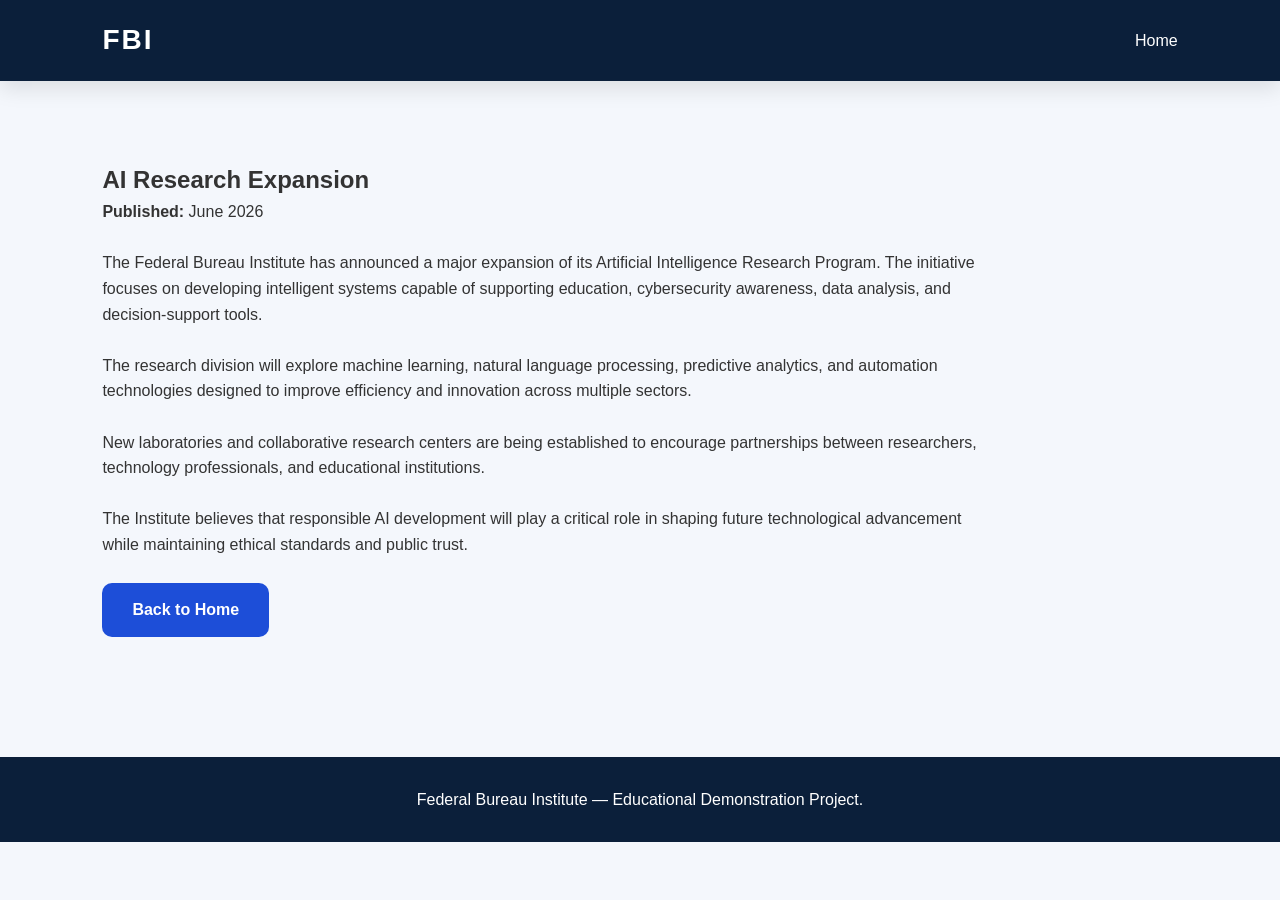
<file: ai-research.html>
<!DOCTYPE html>
<html lang="en">
<head>
<meta charset="UTF-8">
<meta name="viewport" content="width=device-width, initial-scale=1.0">
<title>AI Research Expansion | Federal Bureau Institute</title>
<link rel="stylesheet" href="style.css">
</head>
<body>

<header class="header">
<div class="logo">FBI</div>
<nav class="navbar">
<a href="index.html">Home</a>
</nav>
</header>

<section class="section">

<h1>AI Research Expansion</h1>

<p><strong>Published:</strong> June 2026</p>

<br>

<p>
The Federal Bureau Institute has announced a major expansion of its
Artificial Intelligence Research Program. The initiative focuses on
developing intelligent systems capable of supporting education,
cybersecurity awareness, data analysis, and decision-support tools.
</p>

<br>

<p>
The research division will explore machine learning, natural language
processing, predictive analytics, and automation technologies designed
to improve efficiency and innovation across multiple sectors.
</p>

<br>

<p>
New laboratories and collaborative research centers are being
established to encourage partnerships between researchers,
technology professionals, and educational institutions.
</p>

<br>

<p>
The Institute believes that responsible AI development will play a
critical role in shaping future technological advancement while
maintaining ethical standards and public trust.
</p>

<br>

<a href="index.html" class="btn">Back to Home</a>

</section>

<footer>
<p>
Federal Bureau Institute — Educational Demonstration Project.
</p>
</footer>

</body>
</html>
</file>
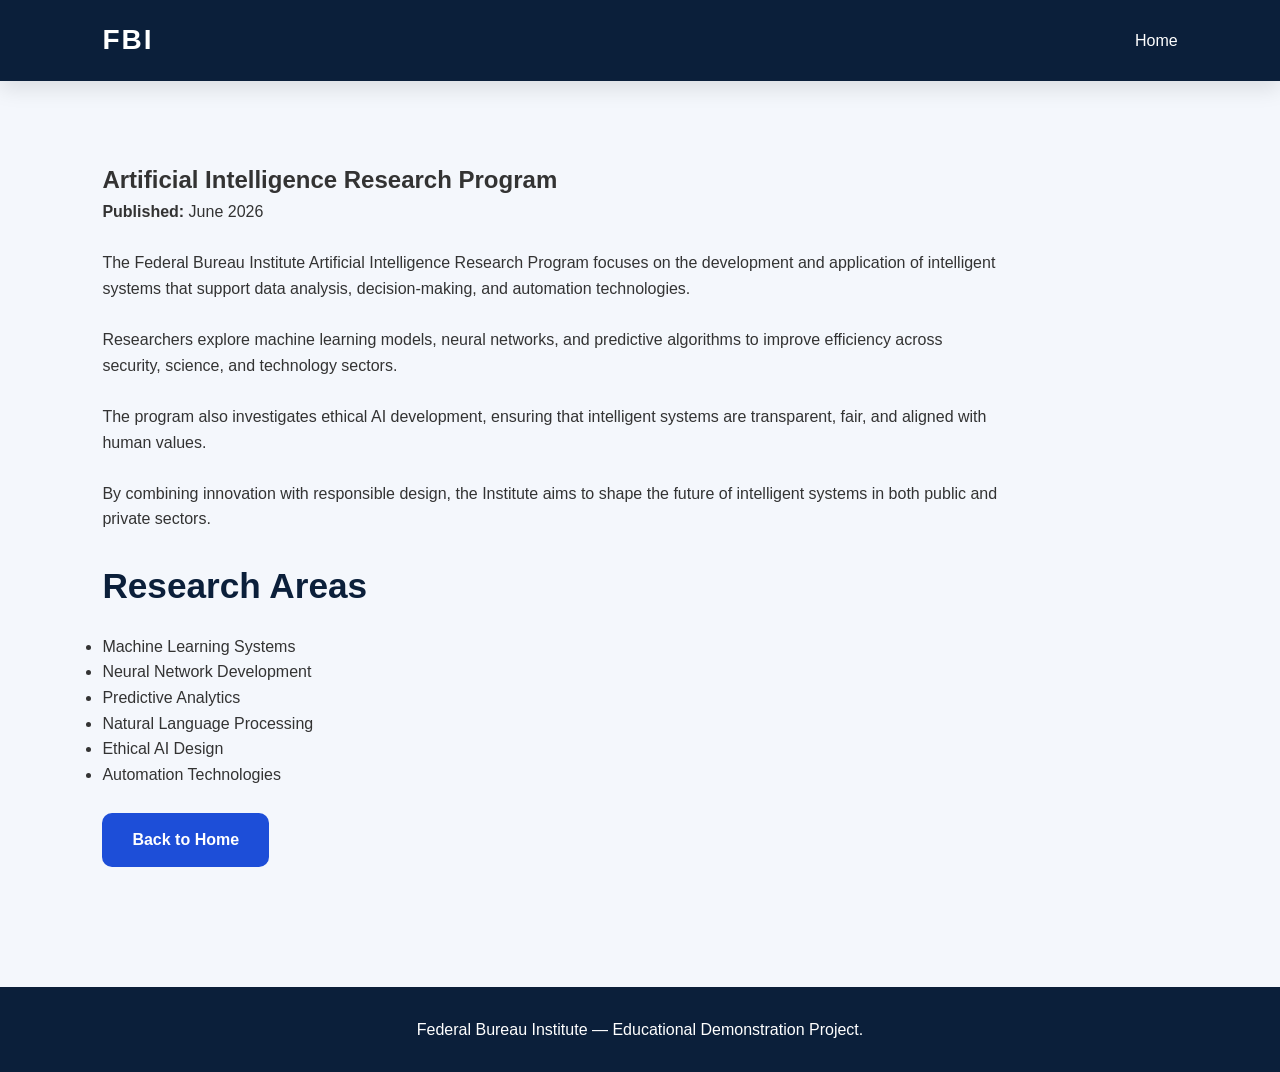
<file: Artificial-Intelligence.html>
<!DOCTYPE html>
<html lang="en">
<head>
<meta charset="UTF-8">
<meta name="viewport" content="width=device-width, initial-scale=1.0">
<title>Artificial Intelligence Research | Federal Bureau Institute</title>
<link rel="stylesheet" href="style.css">
</head>
<body>

<header class="header">
<div class="logo">FBI</div>
<nav class="navbar">
<a href="index.html">Home</a>
</nav>
</header>

<section class="section">

<h1>Artificial Intelligence Research Program</h1>

<p><strong>Published:</strong> June 2026</p>

<br>

<p>
The Federal Bureau Institute Artificial Intelligence Research Program
focuses on the development and application of intelligent systems that
support data analysis, decision-making, and automation technologies.
</p>

<br>

<p>
Researchers explore machine learning models, neural networks, and
predictive algorithms to improve efficiency across security, science,
and technology sectors.
</p>

<br>

<p>
The program also investigates ethical AI development, ensuring that
intelligent systems are transparent, fair, and aligned with human values.
</p>

<br>

<p>
By combining innovation with responsible design, the Institute aims to
shape the future of intelligent systems in both public and private sectors.
</p>

<br>

<h2>Research Areas</h2>

<ul>
<li>Machine Learning Systems</li>
<li>Neural Network Development</li>
<li>Predictive Analytics</li>
<li>Natural Language Processing</li>
<li>Ethical AI Design</li>
<li>Automation Technologies</li>
</ul>

<br>

<a href="index.html" class="btn">Back to Home</a>

</section>

<footer>
<p>Federal Bureau Institute — Educational Demonstration Project.</p>
</footer>

</body>
</html>
</file>
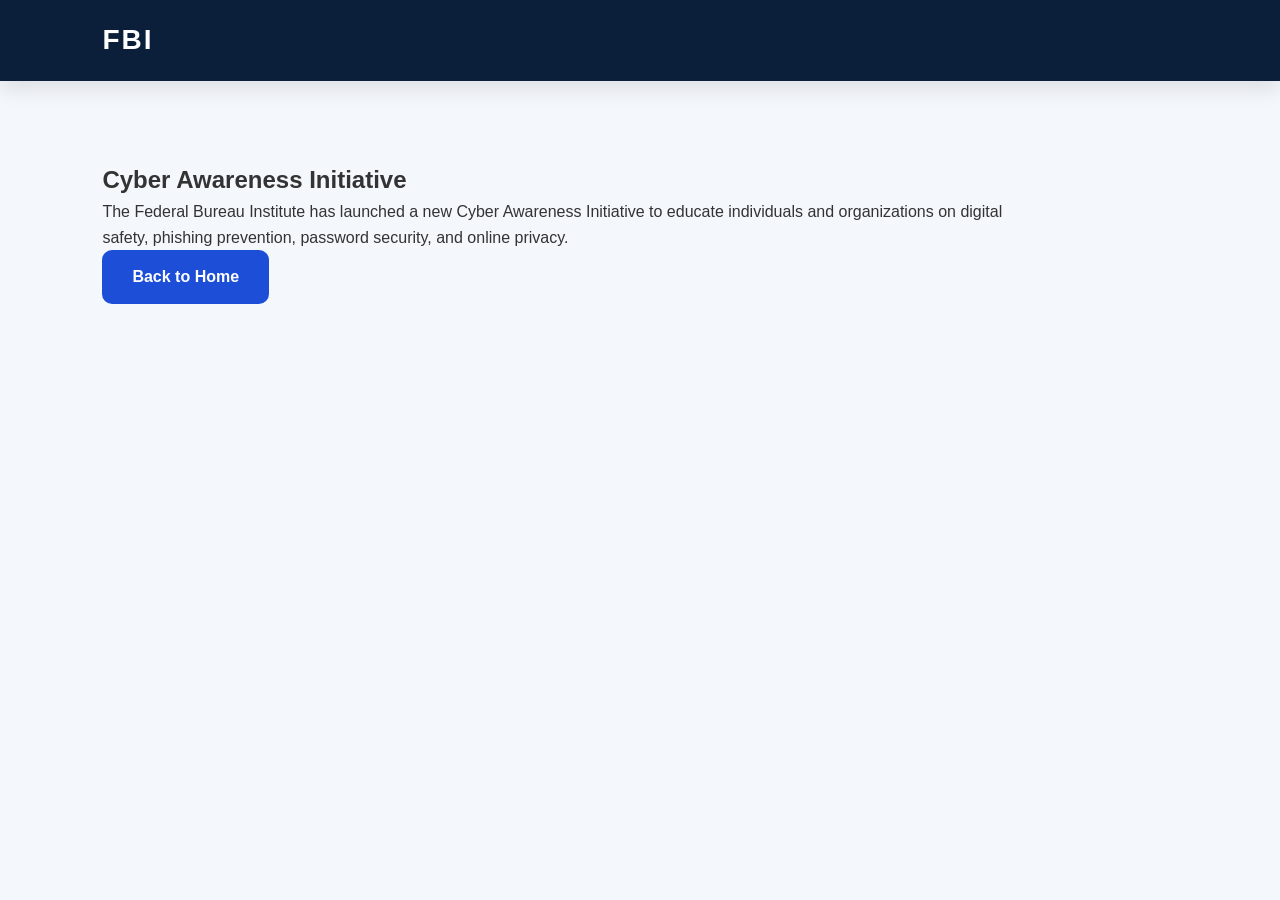
<file: Cyber-awareness.html>
<!DOCTYPE html>
<html>
<head>
    <title>Cyber Awareness Initiative</title>
    <link rel="stylesheet" href="style.css">
</head>
<body>

<header class="header">
    <div class="logo">FBI</div>
</header>

<section class="section">
    <h1>Cyber Awareness Initiative</h1>

    <p>
        The Federal Bureau Institute has launched a new Cyber Awareness
        Initiative to educate individuals and organizations on digital
        safety, phishing prevention, password security, and online privacy.
    </p>

    <a href="index.html" class="btn">Back to Home</a>
</section>

</body>
</html>
</file>
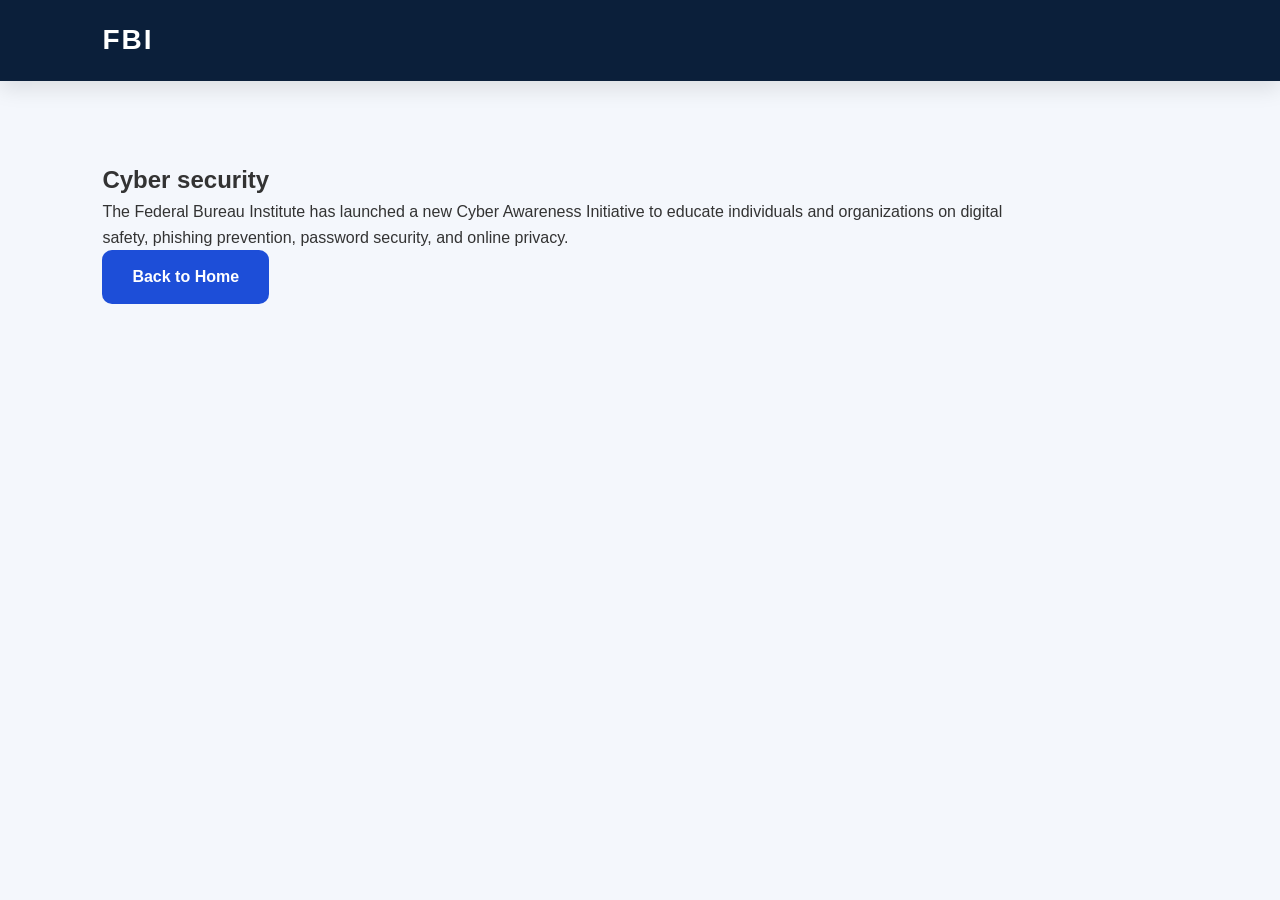
<file: cyber-security.html>
<!DOCTYPE html>
<html>
<head>
    <title>Cyber security</title>
    <link rel="stylesheet" href="style.css">
</head>
<body>

<header class="header">
    <div class="logo">FBI</div>
</header>

<section class="section">
    <h1>Cyber security</h1>

    <p>
        The Federal Bureau Institute has launched a new Cyber Awareness
        Initiative to educate individuals and organizations on digital
        safety, phishing prevention, password security, and online privacy.
    </p>

    <a href="index.html" class="btn">Back to Home</a>
</section>

</body>
</html>
</file>
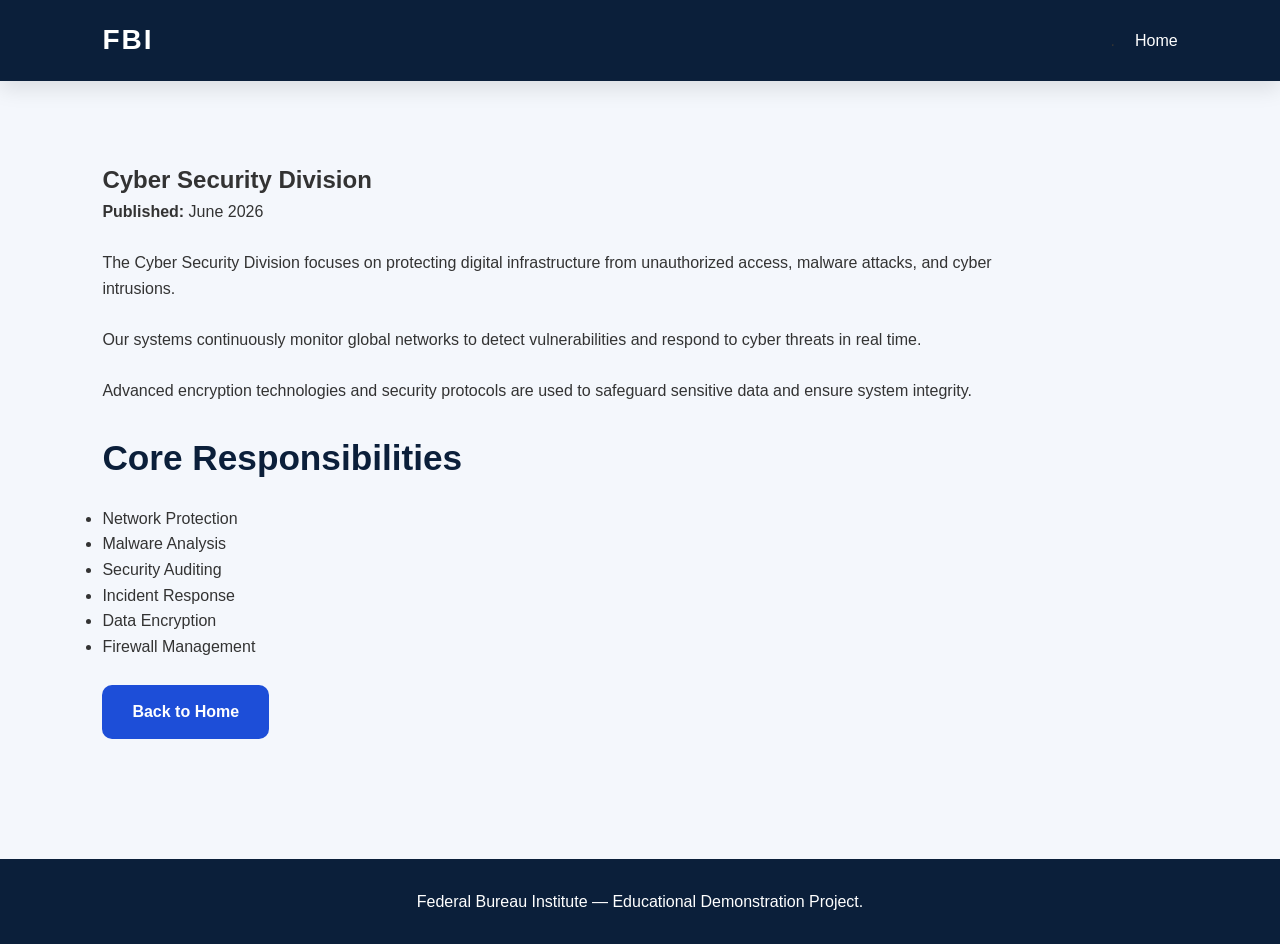
<file: Cyber-security.html>
<!DOCTYPE html>
<html lang="en">
<head>
<meta charset="UTF-8">
<meta name="viewport" content="width=device-width, initial-scale=1.0">
<title>Cyber Security Division | Federal Bureau Institute</title>
<link rel="stylesheet" href="style.css">
</head>
<body>

<header class="header">
<div class="logo">FBI</div>
<nav class="navbar">.
<a href="index.html">Home</a>
</nav>
</header>

<section class="section">

<h1>Cyber Security Division</h1>

<p><strong>Published:</strong> June 2026</p>

<br>

<p>
The Cyber Security Division focuses on protecting digital infrastructure
from unauthorized access, malware attacks, and cyber intrusions.
</p>

<br>

<p>
Our systems continuously monitor global networks to detect vulnerabilities
and respond to cyber threats in real time.
</p>

<br>

<p>
Advanced encryption technologies and security protocols are used to
safeguard sensitive data and ensure system integrity.
</p>

<br>

<h2>Core Responsibilities</h2>

<ul>
<li>Network Protection</li>
<li>Malware Analysis</li>
<li>Security Auditing</li>
<li>Incident Response</li>
<li>Data Encryption</li>
<li>Firewall Management</li>
</ul>

<br>

<a href="index.html" class="btn">Back to Home</a>

</section>

<footer>
<p>Federal Bureau Institute — Educational Demonstration Project.</p>
</footer>

</body>
</html>
</file>
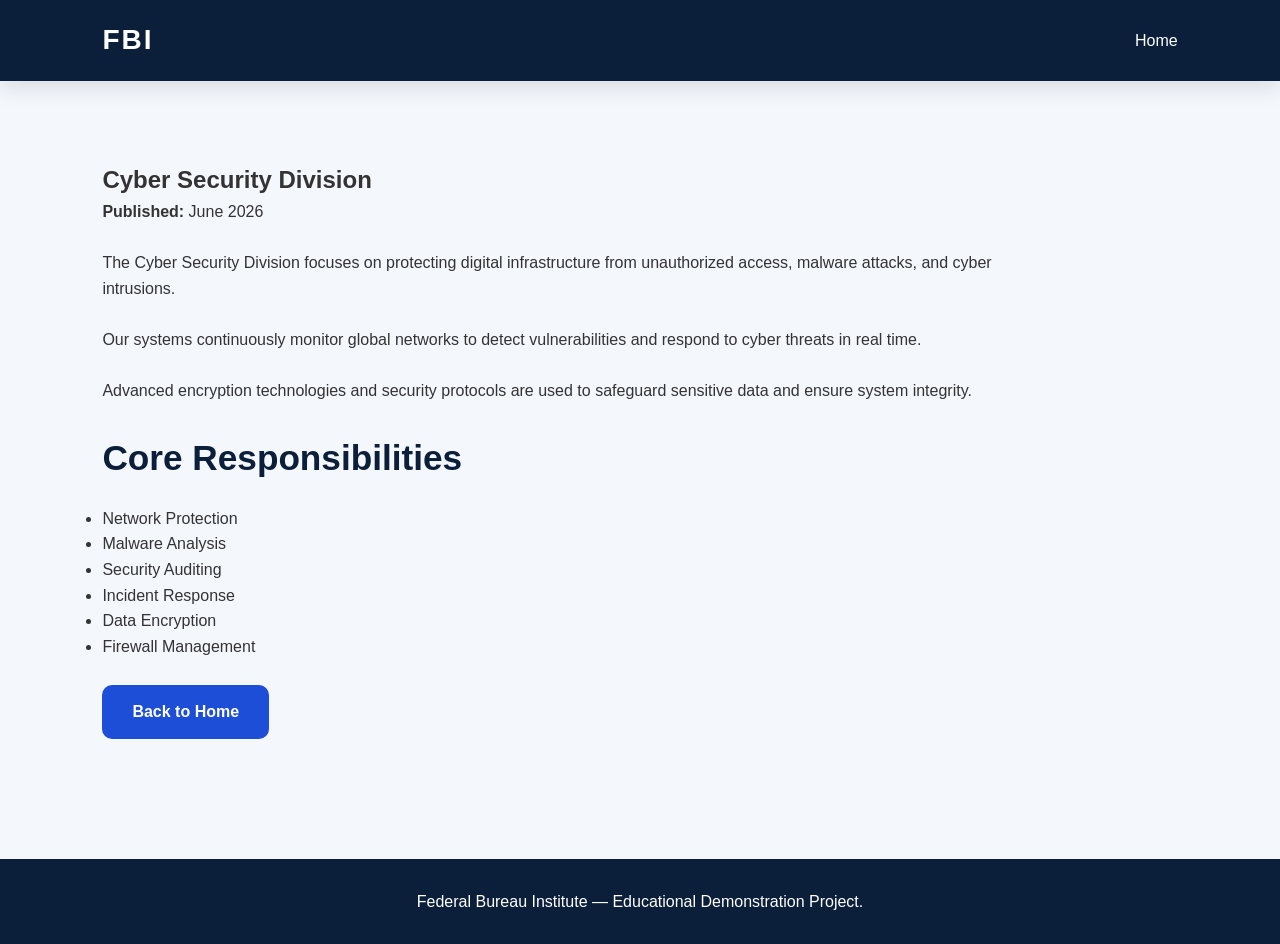
<file: Cyder-security.html>
<!DOCTYPE html>
<html lang="en">
<head>
<meta charset="UTF-8">
<meta name="viewport" content="width=device-width, initial-scale=1.0">
<title>Cyber Security Division | Federal Bureau Institute</title>
<link rel="stylesheet" href="style.css">
</head>
<body>

<header class="header">
<div class="logo">FBI</div>
<nav class="navbar">
<a href="index.html">Home</a>
</nav>
</header>

<section class="section">

<h1>Cyber Security Division</h1>

<p><strong>Published:</strong> June 2026</p>

<br>

<p>
The Cyber Security Division focuses on protecting digital infrastructure
from unauthorized access, malware attacks, and cyber intrusions.
</p>

<br>

<p>
Our systems continuously monitor global networks to detect vulnerabilities
and respond to cyber threats in real time.
</p>

<br>

<p>
Advanced encryption technologies and security protocols are used to
safeguard sensitive data and ensure system integrity.
</p>

<br>

<h2>Core Responsibilities</h2>

<ul>
<li>Network Protection</li>
<li>Malware Analysis</li>
<li>Security Auditing</li>
<li>Incident Response</li>
<li>Data Encryption</li>
<li>Firewall Management</li>
</ul>

<br>

<a href="index.html" class="btn">Back to Home</a>

</section>

<footer>
<p>Federal Bureau Institute — Educational Demonstration Project.</p>
</footer>

</body>
</html>
</file>
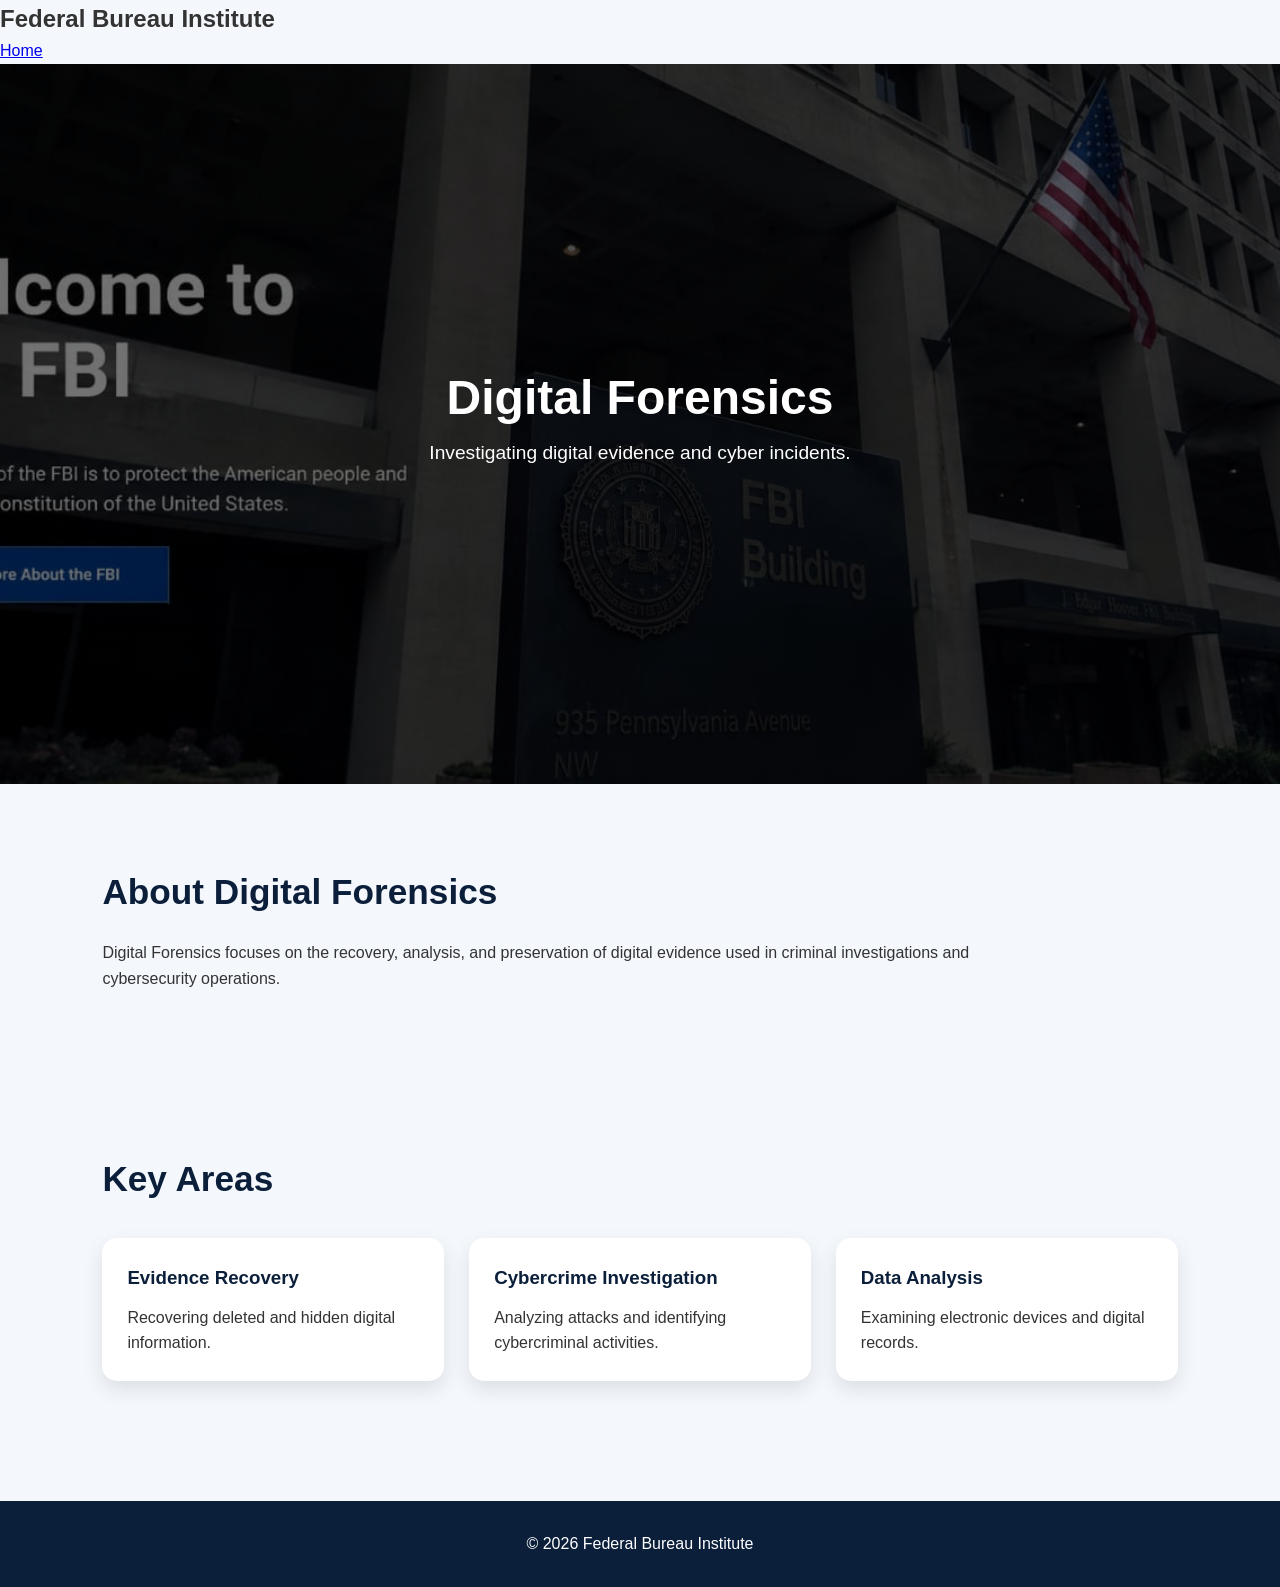
<file: Digital-Forensics.htm>
<!DOCTYPE html>
<html lang="en">
<head>
<meta charset="UTF-8">
<meta name="viewport" content="width=device-width, initial-scale=1.0">
<title>Digital Forensics</title>
<link rel="stylesheet" href="style.css">
</head>
<body>

<header>
<nav>
<h1>Federal Bureau Institute</h1>
<a href="index.html">Home</a>
</nav>
</header>

<section class="hero">
<div class="hero-content">
<h1>Digital Forensics</h1>
<p>Investigating digital evidence and cyber incidents.</p>
</div>
</section>

<section class="section">
<h2>About Digital Forensics</h2>
<p>
Digital Forensics focuses on the recovery, analysis, and preservation
of digital evidence used in criminal investigations and cybersecurity operations.
</p>
</section>

<section class="section">
<h2>Key Areas</h2>

<div class="card-container">

<div class="card">
<h3>Evidence Recovery</h3>
<p>Recovering deleted and hidden digital information.</p>
</div>

<div class="card">
<h3>Cybercrime Investigation</h3>
<p>Analyzing attacks and identifying cybercriminal activities.</p>
</div>

<div class="card">
<h3>Data Analysis</h3>
<p>Examining electronic devices and digital records.</p>
</div>

</div>
</section>

<footer>
<p>&copy; 2026 Federal Bureau Institute</p>
</footer>

</body>
</html>
</file>
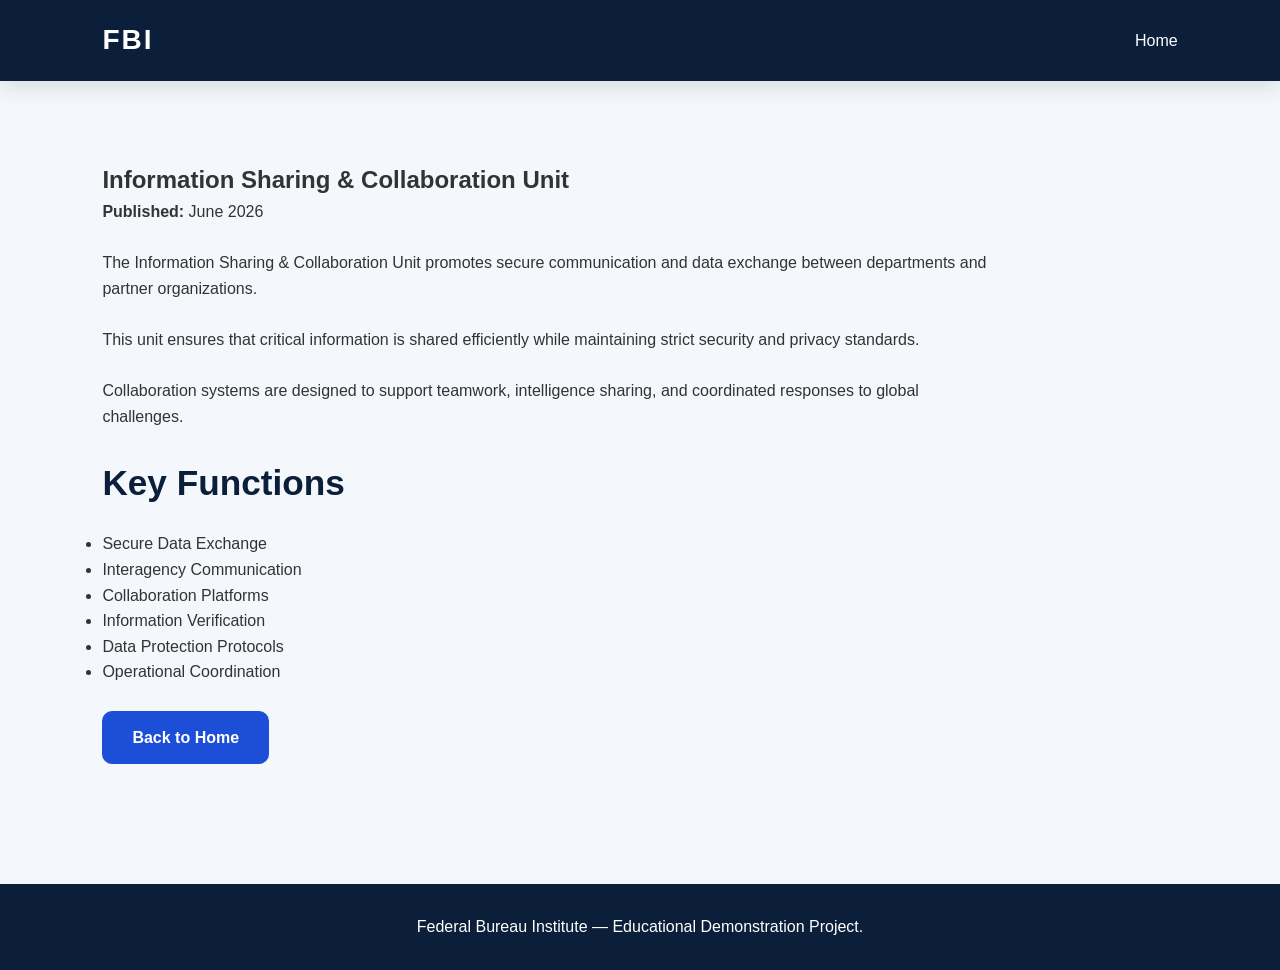
<file: Information-sharing-&-collaboration.html>
<!DOCTYPE html>
<html lang="en">
<head>
<meta charset="UTF-8">
<meta name="viewport" content="width=device-width, initial-scale=1.0">
<title>Information Sharing & Collaboration | Federal Bureau Institute</title>
<link rel="stylesheet" href="style.css">
</head>
<body>

<header class="header">
<div class="logo">FBI</div>
<nav class="navbar">
<a href="index.html">Home</a>
</nav>
</header>

<section class="section">

<h1>Information Sharing & Collaboration Unit</h1>

<p><strong>Published:</strong> June 2026</p>

<br>

<p>
The Information Sharing & Collaboration Unit promotes secure communication
and data exchange between departments and partner organizations.
</p>

<br>

<p>
This unit ensures that critical information is shared efficiently while
maintaining strict security and privacy standards.
</p>

<br>

<p>
Collaboration systems are designed to support teamwork, intelligence sharing,
and coordinated responses to global challenges.
</p>

<br>

<h2>Key Functions</h2>

<ul>
<li>Secure Data Exchange</li>
<li>Interagency Communication</li>
<li>Collaboration Platforms</li>
<li>Information Verification</li>
<li>Data Protection Protocols</li>
<li>Operational Coordination</li>
</ul>

<br>

<a href="index.html" class="btn">Back to Home</a>

</section>

<footer>
<p>Federal Bureau Institute — Educational Demonstration Project.</p>
</footer>

</body>
</html>
</file>
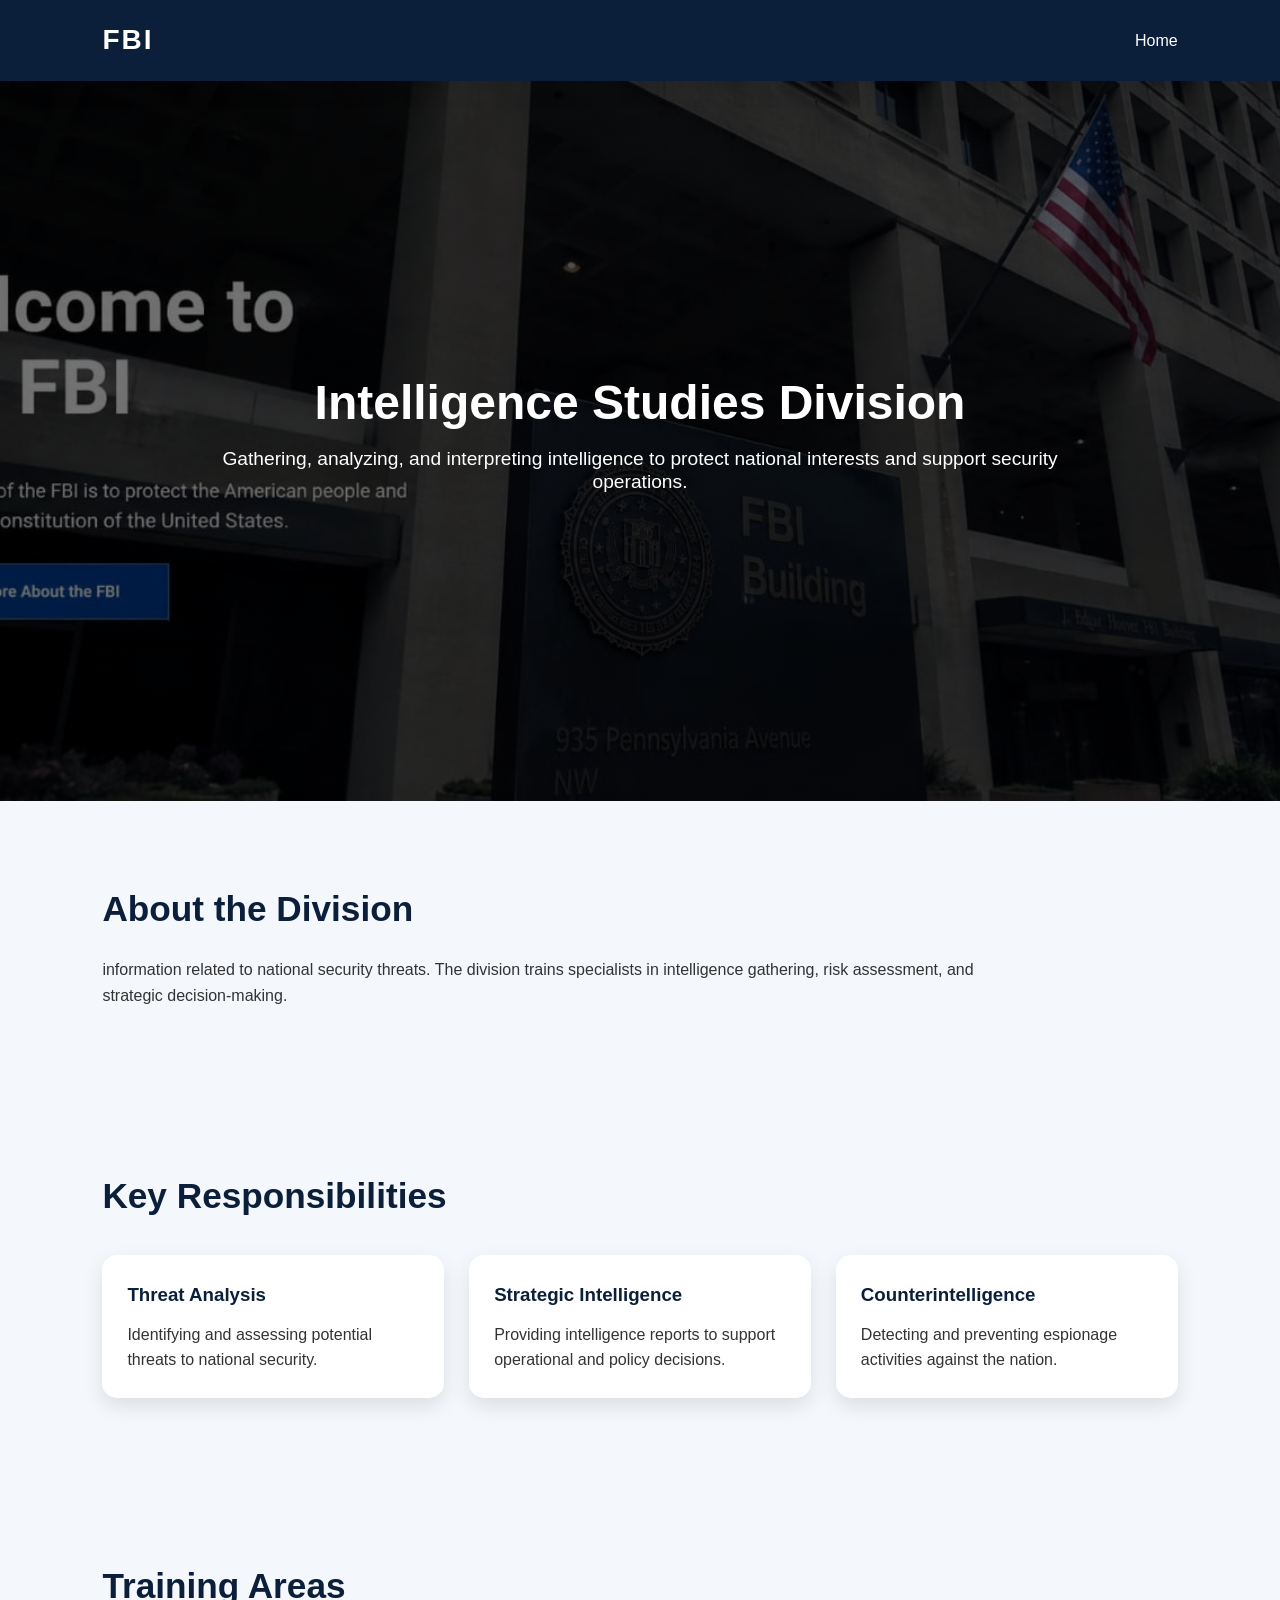
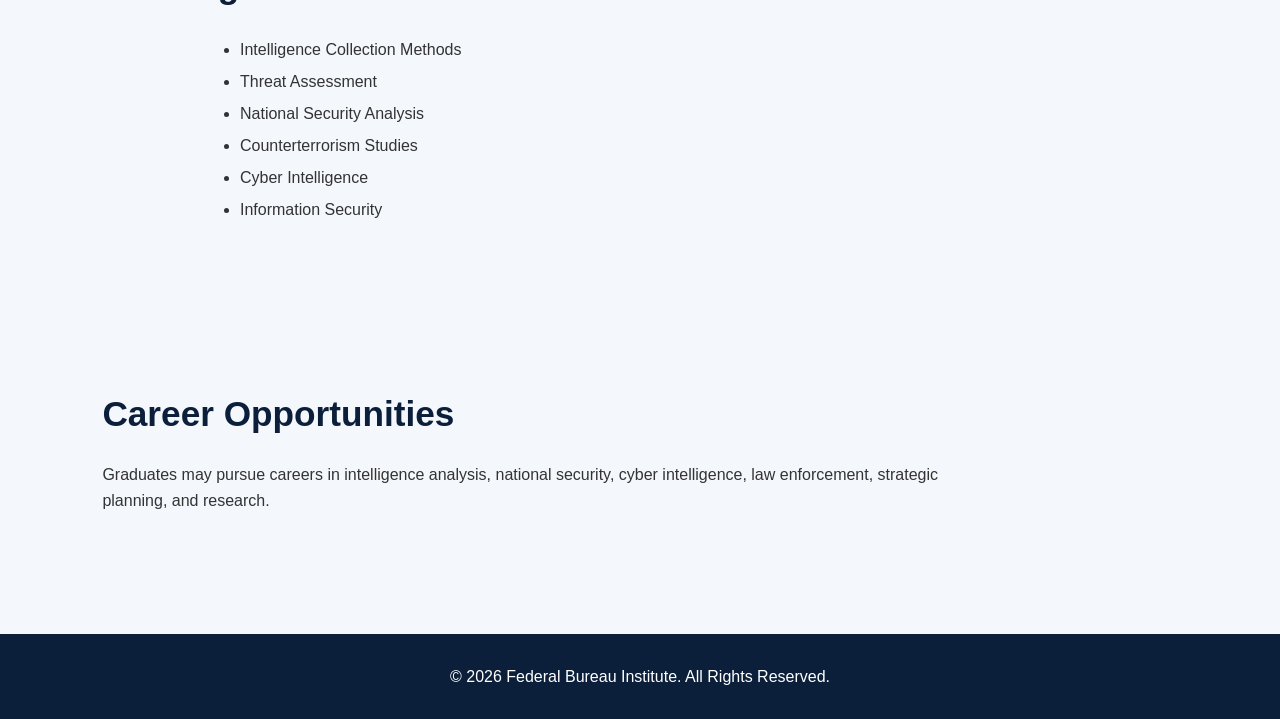
<file: intelligence.html>
<!DOCTYPE html>
<html lang="en">
<head>
<meta charset="UTF-8">
<meta name="viewport" content="width=device-width, initial-scale=1.0">
<title>Intelligence Studies - Federal Bureau Institute</title>
<link rel="stylesheet" href="style.css">
</head>

<body>

<header class="header">
    <div class="logo">FBI</div>

    <nav class="navbar">
        <a href="index.html">Home</a>
    </nav>
</header>
    
<section class="hero">
    <div class="hero-content">
        <h1>Intelligence Studies Division</h1>
        <p>
            Gathering, analyzing, and interpreting intelligence
            to protect national interests and support security operations.
        </p>
    </div>
</section>

<section class="section">
    <h2>About the Division</h2>
    <p>
        information related to national
        security threats. The division trains specialists in
        intelligence gathering, risk assessment, and strategic
        decision-making.
    </p>
</section>

<section class="section">
    <h2>Key Responsibilities</h2>

    <div class="card-container">

        <div class="card">
            <h3>Threat Analysis</h3>
            <p>
                Identifying and assessing potential threats to
                national security.
            </p>
        </div>

        <div class="card">
            <h3>Strategic Intelligence</h3>
            <p>
                Providing intelligence reports to support
                operational and policy decisions.
            </p>
        </div>

        <div class="card">
            <h3>Counterintelligence</h3>
            <p>
                Detecting and preventing espionage activities
                against the nation.
            </p>
        </div>

    </div>
</section>

<section class="section">
    <h2>Training Areas</h2>

    <ul style="max-width:800px;margin:auto;line-height:2;">
        <li>Intelligence Collection Methods</li>
        <li>Threat Assessment</li>
        <li>National Security Analysis</li>
        <li>Counterterrorism Studies</li>
        <li>Cyber Intelligence</li>
        <li>Information Security</li>
    </ul>
</section>

<section class="section">
    <h2>Career Opportunities</h2>
    <p>
        Graduates may pursue careers in intelligence analysis,
        national security, cyber intelligence, law enforcement,
        strategic planning, and research.
    </p>
</section>

<footer>
    <p>&copy; 2026 Federal Bureau Institute. All Rights Reserved.</p>
</footer>

</body>
</html>
</file>
<file: style.css>
*{
margin:0;
padding:0;
box-sizing:border-box;
font-family:'Poppins',sans-serif;
scroll-behavior:smooth;
}

:root{
--primary:#0b1f3a;
--secondary:#142f57;
--accent:#1d4ed8;
--light:#f4f7fc;
--white:#ffffff;
--text:#333333;
--shadow:0 8px 20px rgba(0,0,0,.1);
}

body{
background:var(--light);
color:var(--text);
line-height:1.6;
transition:.3s;
}

/* DARK MODE */

body.dark{
background:#0f172a;
color:#e5e7eb;
}

body.dark .card,
body.dark .news-card,
body.dark form{
background:#1e293b;
color:#fff;
}

body.dark .section{
background:#111827;
}

body.dark input,
body.dark textarea{
background:#1e293b;
color:white;
border:1px solid #334155;
}

/* HEADER */

.header{
position:sticky;
top:0;
z-index:999;
display:flex;
justify-content:space-between;
align-items:center;
padding:18px 8%;
background:var(--primary);
box-shadow:var(--shadow);
}

.logo{
font-size:28px;
font-weight:700;
color:white;
letter-spacing:2px;
}

.navbar{
display:flex;
align-items:center;
gap:20px;
}

.navbar a{
color:white;
text-decoration:none;
font-weight:500;
transition:.3s;
}

.navbar a:hover{
color:#93c5fd;
}

#darkModeBtn{
padding:8px 12px;
border:none;
border-radius:8px;
cursor:pointer;
font-size:16px;
}

/* HERO */

.hero{
min-height:80vh;
height: auto;

display:flex;
justify-content:center;
align-items:center;
text-align:center;

padding:20px;

background:
linear-gradient(rgba(0,0,0,.55),rgba(0,0,0,.55)),
url("hero.jpg");

background-size:cover;
background-position:center center;
background-repeat:no-repeat;

overflow:hidden;
}

.hero-content{
max-width:850px;
}

.hero h1{
font-size:3rem;
line-height:1.2;
color:white;
margin-bottom:15px;
}

.hero p{
color:white;
font-size:1.2rem;
line-height:1.2;
margin-bottom:15px;
}

@media (max-width:768px){

.hero h1{
font-size:2.2rem;
}

.hero p{
font-size:1rem;
}

}
.btn{
display:inline-block;
padding:14px 30px;
background:var(--accent);
color:white;
text-decoration:none;
border-radius:10px;
font-weight:600;
transition:.3s;
}

.btn:hover{
transform:translateY(-3px);
}

/* STATS */

.stats{
display:grid;
grid-template-columns:repeat(auto-fit,minmax(220px,1fr));
gap:20px;
padding:60px 8%;
background:white;
}

.stat-box{
background:white;
padding:25px;
text-align:center;
border-radius:14px;
box-shadow:var(--shadow);
}

.stat-box h2{
font-size:2.5rem;
color:var(--accent);
margin-bottom:10px;
}

/* SECTIONS */

.section{
padding:80px 8%;
}

.section h2{
font-size:2.2rem;
margin-bottom:20px;
color:var(--primary);
}

.section p{
max-width:900px;
}

/* CARDS */

.card-container{
display:grid;
grid-template-columns:repeat(auto-fit,minmax(250px,1fr));
gap:25px;
margin-top:30px;
}

.card{
background:white;
padding:25px;
border-radius:15px;
box-shadow:var(--shadow);
transition:.3s;
}

.card:hover{
transform:translateY(-8px);
}

.card h3{
margin-bottom:12px;
color:var(--primary);
}

/* NEWS */

.news-grid{
display:grid;
grid-template-columns:repeat(auto-fit,minmax(280px,1fr));
gap:25px;
margin-top:30px;
}

.news-card{
background:white;
padding:25px;
border-radius:15px;
box-shadow:var(--shadow);
}

.news-card h3{
margin-bottom:10px;
}

/* FORM */

form{
max-width:650px;
margin:auto;
background:white;
padding:30px;
border-radius:15px;
box-shadow:var(--shadow);
}

form input,
form textarea{
width:100%;
padding:14px;
margin-bottom:15px;
border:1px solid #ddd;
border-radius:10px;
font-size:16px;
}

form button{
width:100%;
padding:14px;
border:none;
background:var(--accent);
color:white;
font-size:16px;
border-radius:10px;
cursor:pointer;
}

/* CHATBOT */

#chatToggle{
position:fixed;
left:20px;
bottom:20px;
width:60px;
height:60px;
border:none;
border-radius:50%;
font-size:24px;
cursor:pointer;
background:var(--accent);
color:white;
box-shadow:var(--shadow);
z-index:999;
}

#chatbox{
position:fixed;
left:20px;
bottom:90px;
width:340px;
height:460px;
background:white;
border-radius:15px;
overflow:hidden;
display:none;
box-shadow:0 10px 30px rgba(0,0,0,.3);
z-index:999;
}

.chat-header{
background:var(--primary);
color:white;
padding:15px;
font-weight:600;
}

#messages{
height:330px;
overflow-y:auto;
padding:15px;
font-size:14px;
}

.chat-input{
display:flex;
border-top:1px solid #ddd;
}

.chat-input input{
flex:1;
padding:12px;
border:none;
outline:none;
}

.chat-input button{
background:var(--accent);
color:white;
border:none;
padding:12px 18px;
cursor:pointer;
}

/* FOOTER */

footer{
background:var(--primary);
color:white;
text-align:center;
padding:30px;
margin-top:40px;
}

/* MOBILE */

@media(max-width:768px){

.hero h1{
font-size:2.5rem;
}

.hero p{
font-size:1rem;
}

.header{
flex-direction:column;
gap:15px;
}

.navbar{
flex-wrap:wrap;
justify-content:center;
}

#chatbox{
width:90%;
left:5%;
}
}

#chatbox{
position:fixed;
left:20px;
bottom:90px;
width:350px;
height:500px;
background:#fff;
border-radius:20px;
overflow:hidden;
display:none;
box-shadow:0 15px 35px rgba(0,0,0,.25);
z-index:9999;
}

#messages{
height:380px;
overflow-y:auto;
padding:15px;
background:#f8fafc;
}

.chat-header{
background:#0b1f3a;
color:white;
padding:16px;
font-weight:600;
text-align:center;
}

.chat-input{
display:flex;
border-top:1px solid #ddd;
}

.chat-input input{
flex:1;
padding:14px;
border:none;
outline:none;
}

.chat-input button{
background:#1d4ed8;
color:white;
border:none;
padding:0 20px;
cursor:pointer;
}

.director-section{
padding:80px 8%;
}

.director-card{
display:flex;
gap:30px;
align-items:center;
background:white;
padding:25px;
border-radius:15px;
box-shadow:0 8px 20px rgba(0,0,0,.1);
}

.director-card img{
width:220px;
height:220px;
object-fit:cover;
border-radius:12px;
}

@media(max-width:768px){

.director-card{
flex-direction:column;
text-align:center;
}

.director-card img{
width:180px;
height:180px;
}

}

.news-link,
.card-link{
text-decoration:none;
color:inherit;
display:block;
}

.news-card,
.card{
cursor:pointer;
}

.news-card:hover,
.card:hover{
transform:translateY(-10px);
box-shadow:0 15px 35px rgba(0,0,0,.2);
}
</file>
